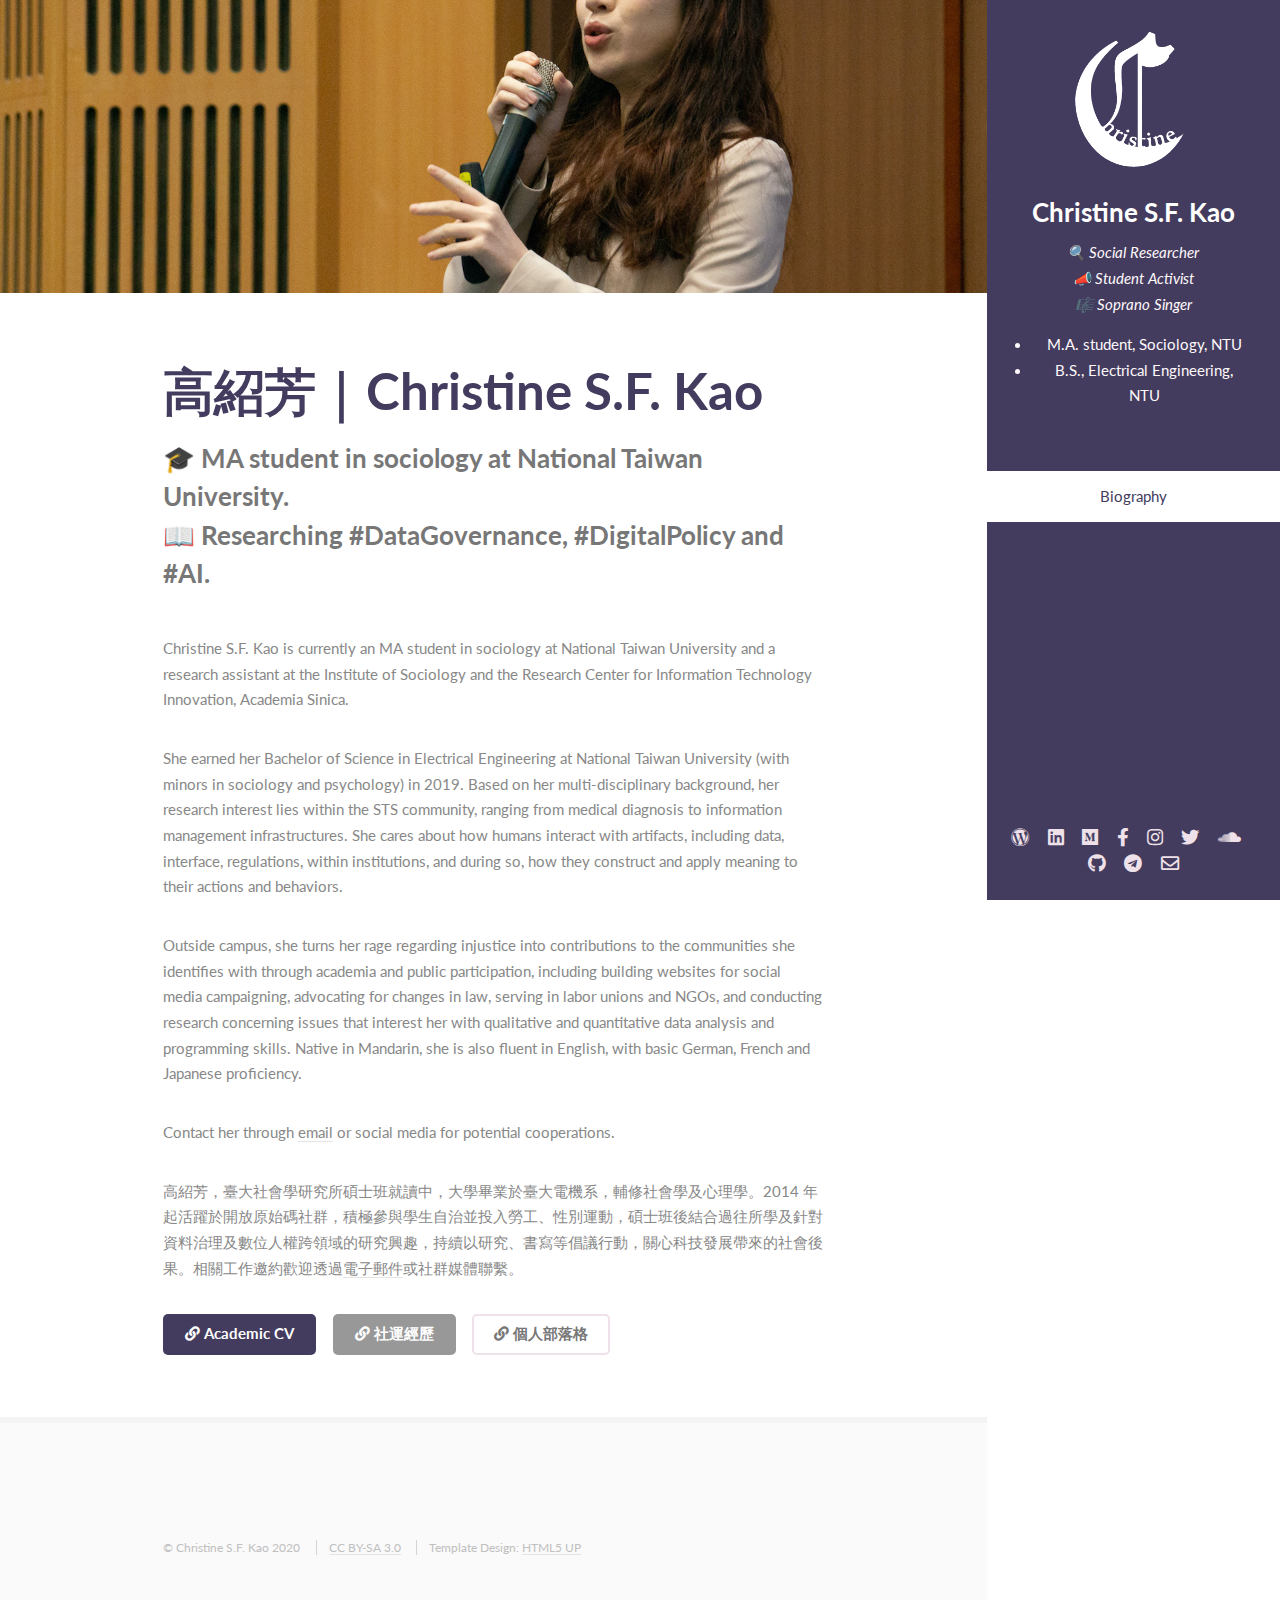
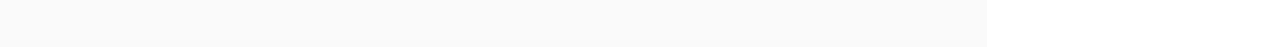
<file: index.html>
<!DOCTYPE HTML>
<!--
	高紹芳 Christine Shao-Fang Kao's Webpage, 2020, under CC-BY-SA 3.0
	Template by HTML5 UP html5up.net
-->
<html>
<link rel="shortcut icon" type="image" href="images/favicon.ico"/>
	<head>
		<title>高紹芳 | Christine S.F. Kao</title>
		<meta charset="utf-8" />
		<meta name="viewport" content="width=device-width, initial-scale=1, user-scalable=no" />
		<meta property="og:url" content="https://christinesfkao.tw" />
		<meta property="og:type"  content="website" />
		<meta property="og:title" content="高紹芳 Christine Shao-Fang Kao" />
		<meta property="og:description" content="🎓 MA student in sociology at National Taiwan University. Researching the potentials and dangers of #DataGovernance and the social impacts of #AI." />
		<meta property="og:image" content="images/avatar.jpg" />
		<link rel="stylesheet" href="assets/css/main.css" />
	</head>
	<body class="is-preload">

		<!-- Header -->
			<section id="header">
				<header>
					<span class="image avatar"><img src="images/avatar.jpg" alt="" /></span>
					<h1 id="logo"><a href="#">Christine S.F. Kao</a></h1>
					<p>🔍 Social Researcher</br>
					📣 Student Activist</br>
					🎼 Soprano Singer</p>
					<p>
						<ul>
							<li>M.A. student, Sociology, NTU</li>
							<li>B.S., Electrical Engineering, NTU</li>
						</ul>
					</p>
				</header>
				<nav id="nav">
					<ul>
						<li><a href="#one" class="active">Biography</a></li>
					<!--<li><a href="#two">Things I Can Do</a></li>
						<li><a href="#three">A Few Accomplishments</a></li>
						<li><a href="#four">Contact</a></li>
					</ul>-->
				</nav>
				<footer>
					<ul class="icons">
						<li><a href="https://blog.christinesfkao.tw" class="icon brands style2 fa-wordpress" target="_blank"><span class="label">Blog</span></a></li>	
						<li><a href="https://www.linkedin.com/in/christinesfkao/" class="icon brands style2 fa-linkedin" target="_blank"><span class="label">LinkedIn</span></a></li>
						<li><a href="https://medium.com/@christinesfkao" class="icon brands style2 fa-medium" target="_blank"><span class="label">Medium</span></a></li>
						<li><a href="https://fb.me/christinesfkao" class="icon brands style2 fa-facebook-f" target="_blank"><span class="label">Facebook</span></a></li>
						<li><a href="https://instagram.com/christinesfkao" class="icon brands style2 fa-instagram" target="_blank"><span class="label">Instagram</span></a></li>
						<li><a href="https://twitter.com/christinesfkao" class="icon brands style2 fa-twitter" target="_blank"><span class="label">Twitter</span></a></li>
						<li><a href="https://soundcloud.com/christinesfkao" class="icon brands style2 fa-soundcloud" target="_blank"><span class="label">SoundCloud</span></a></li>
						<li><a href="https://github.com/christinesfkao" class="icon brands style2 fa-github" target="_blank"><span class="label">Github</span></a></li>
						<li><a href="https://t.me/christinesfkao" class="icon brands style2 fa-telegram" target="_blank"><span class="label">Telegram</span></a></li>
						<li><a href="mailto:hi@christinesfkao.tw" class="icon style2 fa-envelope" target="_blank"><span class="label">Email</span></a></li>
					</ul>
				</footer>
			</section>

		<!-- Wrapper -->
			<div id="wrapper">

				<!-- Main -->
					<div id="main">

						<!-- One -->
							<section id="one">
								<div class="image main" data-position="center">
									<img src="images/banner.jpg" alt="" />
								</div>
								<div class="container">
									<header class="major">
										<h2><a href="https://christinesfkao.tw">高紹芳｜Christine S.F. Kao</a></h2>
										<p>🎓 MA student in sociology at National Taiwan University.<br />
										📖 Researching #DataGovernance, #DigitalPolicy and #AI.</p>
									</header>
									<p>Christine S.F. Kao is currently an MA student in sociology at National Taiwan University and a research assistant at the Institute of Sociology and the Research Center for Information Technology Innovation, Academia Sinica. </p>

									<p>She earned her Bachelor of Science in Electrical Engineering at National Taiwan University (with minors in sociology and psychology) in 2019. Based on her multi-disciplinary background, her research interest lies within the STS community, ranging from medical diagnosis to information management infrastructures. She cares about how humans interact with artifacts, including data, interface, regulations, within institutions, and during so, how they construct and apply meaning to their actions and behaviors. </p>

									<p>Outside campus, she turns her rage regarding injustice into contributions to the communities she identifies with through academia and public participation, including building websites for social media campaigning, advocating for changes in law, serving in labor unions and NGOs, and conducting research concerning issues that interest her with qualitative and quantitative data analysis and programming skills. Native in Mandarin, she is also fluent in English, with basic German, French and Japanese proficiency.</p>

									<p>Contact her through <a href="mailto:hi@christinesfkao.tw" target="_blank">email</a> or social media for potential cooperations.</p>

									<p>高紹芳，臺大社會學研究所碩士班就讀中，大學畢業於臺大電機系，輔修社會學及心理學。2014 年起活躍於開放原始碼社群，積極參與學生自治並投入勞工、性別運動，碩士班後結合過往所學及針對資料治理及數位人權跨領域的研究興趣，持續以研究、書寫等倡議行動，關心科技發展帶來的社會後果。相關工作邀約歡迎透過<a href="mailto:work@christinesfkao.tw" target="_blank">電子郵件</a>或社群媒體聯繫。</p>

									<div class="col-12">
										<ul class="actions">
											<li><a href="https://drive.google.com/open?id=1AZhoD5s5Pcygi9QeBMWiHIPcPAaH6oki" class="button primary" target="_blank"><i class="fa fa-link" aria-hidden="true"></i>  Academic CV</a></li>
											<li><a href="https://drive.google.com/open?id=1dFca57LfaDbtGTSPTTLYbQ7h0NgpaO-t" class="button" target="_blank"><i class="fa fa-link" aria-hidden="true"></i>  社運經歷</a></li>
											<li><a href="https://blog.christinesfkao.tw" class="button alt" target="_blank"><i class="fas fa-link"></i>  個人部落格</a></li>
										</ul>
									</div>
								</div>
							</section>

						<!-- Two -->
						<!--	<section id="two">
								<div class="container">
									<h3>Things I Can Do</h3>
									<p>Integer eu ante ornare amet commetus vestibulum blandit integer in curae ac faucibus integer non. Adipiscing cubilia elementum integer lorem ipsum dolor sit amet.</p>
									<ul class="feature-icons">
										<li class="icon solid fa-code">Write all the code</li>
										<li class="icon solid fa-cubes">Stack small boxes</li>
										<li class="icon solid fa-book">Read books and stuff</li>
										<li class="icon solid fa-coffee">Drink much coffee</li>
										<li class="icon solid fa-bolt">Lightning bolt</li>
										<li class="icon solid fa-users">Shadow clone technique</li>
									</ul>
								</div>
							</section>-->

						<!-- Three -->
						<!--	<section id="three">
								<div class="container">
									<h3>A Few Accomplishments</h3>
									<p>Integer eu ante ornare amet commetus vestibulum blandit integer in curae ac faucibus integer non. Adipiscing cubilia elementum integer. Integer eu ante ornare amet commetus.</p>
									<div class="features">
										<article>
											<a href="#" class="image"><img src="images/pic01.jpg" alt="" /></a>
											<div class="inner">
												<h4>Possibly broke spacetime</h4>
												<p>Integer eu ante ornare amet commetus vestibulum blandit integer in curae ac faucibus integer adipiscing ornare amet.</p>
											</div>
										</article>
										<article>
											<a href="#" class="image"><img src="images/pic02.jpg" alt="" /></a>
											<div class="inner">
												<h4>Terraformed a small moon</h4>
												<p>Integer eu ante ornare amet commetus vestibulum blandit integer in curae ac faucibus integer adipiscing ornare amet.</p>
											</div>
										</article>
										<article>
											<a href="#" class="image"><img src="images/pic03.jpg" alt="" /></a>
											<div class="inner">
												<h4>Snapped dark matter in the wild</h4>
												<p>Integer eu ante ornare amet commetus vestibulum blandit integer in curae ac faucibus integer adipiscing ornare amet.</p>
											</div>
										</article>
									</div>
								</div>
							</section>-->

						<!-- Four -->
						<!--
							<section id="four">
								<div class="container">
									<h3>Contact Me</h3>
									<p>Integer eu ante ornare amet commetus vestibulum blandit integer in curae ac faucibus integer non. Adipiscing cubilia elementum integer. Integer eu ante ornare amet commetus.</p>
									<form method="post" action="#">
										<div class="row gtr-uniform">
											<div class="col-6 col-12-xsmall"><input type="text" name="name" id="name" placeholder="Name" /></div>
											<div class="col-6 col-12-xsmall"><input type="email" name="email" id="email" placeholder="Email" /></div>
											<div class="col-12"><input type="text" name="subject" id="subject" placeholder="Subject" /></div>
											<div class="col-12"><textarea name="message" id="message" placeholder="Message" rows="6"></textarea></div>
											<div class="col-12">
												<ul class="actions">
													<li><input type="submit" class="primary" value="Send Message" /></li>
													<li><input type="reset" value="Reset Form" /></li>
												</ul>
											</div>
										</div>
									</form>
								</div>
							</section>
						-->

						<!-- Five -->
						<!--
							<section id="five">
								<div class="container">
									<h3>Elements</h3>

									<section>
										<h4>Text</h4>
										<p>This is <b>bold</b> and this is <strong>strong</strong>. This is <i>italic</i> and this is <em>emphasized</em>.
										This is <sup>superscript</sup> text and this is <sub>subscript</sub> text.
										This is <u>underlined</u> and this is code: <code>for (;;) { ... }</code>. Finally, <a href="#">this is a link</a>.</p>
										<hr />
										<header>
											<h4>Heading with a Subtitle</h4>
											<p>Lorem ipsum dolor sit amet nullam id egestas urna aliquam</p>
										</header>
										<p>Nunc lacinia ante nunc ac lobortis. Interdum adipiscing gravida odio porttitor sem non mi integer non faucibus ornare mi ut ante amet placerat aliquet. Volutpat eu sed ante lacinia sapien lorem accumsan varius montes viverra nibh in adipiscing blandit tempus accumsan.</p>
										<header>
											<h5>Heading with a Subtitle</h5>
											<p>Lorem ipsum dolor sit amet nullam id egestas urna aliquam</p>
										</header>
										<p>Nunc lacinia ante nunc ac lobortis. Interdum adipiscing gravida odio porttitor sem non mi integer non faucibus ornare mi ut ante amet placerat aliquet. Volutpat eu sed ante lacinia sapien lorem accumsan varius montes viverra nibh in adipiscing blandit tempus accumsan.</p>
										<hr />
										<h2>Heading Level 2</h2>
										<h3>Heading Level 3</h3>
										<h4>Heading Level 4</h4>
										<h5>Heading Level 5</h5>
										<h6>Heading Level 6</h6>
										<hr />
										<h5>Blockquote</h5>
										<blockquote>Fringilla nisl. Donec accumsan interdum nisi, quis tincidunt felis sagittis eget tempus euismod. Vestibulum ante ipsum primis in faucibus vestibulum. Blandit adipiscing eu felis iaculis volutpat ac adipiscing accumsan faucibus. Vestibulum ante ipsum primis in faucibus lorem ipsum dolor sit amet nullam adipiscing eu felis.</blockquote>
										<h5>Preformatted</h5>
										<pre><code>i = 0;

while (!deck.isInOrder()) {
    print 'Iteration ' + i;
    deck.shuffle();
    i++;
}

print 'It took ' + i + ' iterations to sort the deck.';</code></pre>
									</section>

									<section>
										<h4>Lists</h4>
										<div class="row">
											<div class="col-6 col-12-xsmall">
												<h5>Unordered</h5>
												<ul>
													<li>Dolor pulvinar etiam magna etiam.</li>
													<li>Sagittis adipiscing lorem eleifend.</li>
													<li>Felis enim feugiat dolore viverra.</li>
												</ul>
												<h5>Alternate</h5>
												<ul class="alt">
													<li>Dolor pulvinar etiam magna etiam.</li>
													<li>Sagittis adipiscing lorem eleifend.</li>
													<li>Felis enim feugiat dolore viverra.</li>
												</ul>
											</div>
											<div class="col-6 col-12-xsmall">
												<h5>Ordered</h5>
												<ol>
													<li>Dolor pulvinar etiam magna etiam.</li>
													<li>Etiam vel felis at lorem sed viverra.</li>
													<li>Felis enim feugiat dolore viverra.</li>
													<li>Dolor pulvinar etiam magna etiam.</li>
													<li>Etiam vel felis at lorem sed viverra.</li>
													<li>Felis enim feugiat dolore viverra.</li>
												</ol>
												<h5>Icons</h5>
												<ul class="icons">
													<li><a href="#" class="icon brands fa-twitter"><span class="label">Twitter</span></a></li>
													<li><a href="#" class="icon brands fa-facebook-f"><span class="label">Facebook</span></a></li>
													<li><a href="#" class="icon brands fa-instagram"><span class="label">Instagram</span></a></li>
													<li><a href="#" class="icon brands fa-github"><span class="label">Github</span></a></li>
													<li><a href="#" class="icon brands fa-dribbble"><span class="label">Dribbble</span></a></li>
													<li><a href="#" class="icon brands fa-tumblr"><span class="label">Tumblr</span></a></li>
												</ul>
											</div>
										</div>
										<h5>Actions</h5>
										<ul class="actions">
											<li><a href="#" class="button primary">Default</a></li>
											<li><a href="#" class="button">Default</a></li>
											<li><a href="#" class="button alt">Default</a></li>
										</ul>
										<ul class="actions small">
											<li><a href="#" class="button primary small">Small</a></li>
											<li><a href="#" class="button small">Small</a></li>
											<li><a href="#" class="button alt small">Small</a></li>
										</ul>
										<div class="row">
											<div class="col-3 col-6-medium col-12-xsmall">
												<ul class="actions stacked">
													<li><a href="#" class="button primary">Default</a></li>
													<li><a href="#" class="button">Default</a></li>
													<li><a href="#" class="button alt">Default</a></li>
												</ul>
											</div>
											<div class="col-3 col-6 col-12-xsmall">
												<ul class="actions stacked">
													<li><a href="#" class="button primary small">Small</a></li>
													<li><a href="#" class="button small">Small</a></li>
													<li><a href="#" class="button alt small">Small</a></li>
												</ul>
											</div>
											<div class="col-3 col-6-medium col-12-xsmall">
												<ul class="actions stacked">
													<li><a href="#" class="button primary fit">Default</a></li>
													<li><a href="#" class="button fit">Default</a></li>
													<li><a href="#" class="button alt fit">Default</a></li>
												</ul>
											</div>
											<div class="col-3 col-6-medium col-12-xsmall">
												<ul class="actions stacked">
													<li><a href="#" class="button primary small fit">Small</a></li>
													<li><a href="#" class="button small fit">Small</a></li>
													<li><a href="#" class="button alt small fit">Small</a></li>
												</ul>
											</div>
										</div>
									</section>

									<section>
										<h4>Table</h4>
										<h5>Default</h5>
										<div class="table-wrapper">
											<table>
												<thead>
													<tr>
														<th>Name</th>
														<th>Description</th>
														<th>Price</th>
													</tr>
												</thead>
												<tbody>
													<tr>
														<td>Item One</td>
														<td>Ante turpis integer aliquet porttitor.</td>
														<td>29.99</td>
													</tr>
													<tr>
														<td>Item Two</td>
														<td>Vis ac commodo adipiscing arcu aliquet.</td>
														<td>19.99</td>
													</tr>
													<tr>
														<td>Item Three</td>
														<td> Morbi faucibus arcu accumsan lorem.</td>
														<td>29.99</td>
													</tr>
													<tr>
														<td>Item Four</td>
														<td>Vitae integer tempus condimentum.</td>
														<td>19.99</td>
													</tr>
													<tr>
														<td>Item Five</td>
														<td>Ante turpis integer aliquet porttitor.</td>
														<td>29.99</td>
													</tr>
												</tbody>
												<tfoot>
													<tr>
														<td colspan="2"></td>
														<td>100.00</td>
													</tr>
												</tfoot>
											</table>
										</div>

										<h5>Alternate</h5>
										<div class="table-wrapper">
											<table class="alt">
												<thead>
													<tr>
														<th>Name</th>
														<th>Description</th>
														<th>Price</th>
													</tr>
												</thead>
												<tbody>
													<tr>
														<td>Item One</td>
														<td>Ante turpis integer aliquet porttitor.</td>
														<td>29.99</td>
													</tr>
													<tr>
														<td>Item Two</td>
														<td>Vis ac commodo adipiscing arcu aliquet.</td>
														<td>19.99</td>
													</tr>
													<tr>
														<td>Item Three</td>
														<td> Morbi faucibus arcu accumsan lorem.</td>
														<td>29.99</td>
													</tr>
													<tr>
														<td>Item Four</td>
														<td>Vitae integer tempus condimentum.</td>
														<td>19.99</td>
													</tr>
													<tr>
														<td>Item Five</td>
														<td>Ante turpis integer aliquet porttitor.</td>
														<td>29.99</td>
													</tr>
												</tbody>
												<tfoot>
													<tr>
														<td colspan="2"></td>
														<td>100.00</td>
													</tr>
												</tfoot>
											</table>
										</div>
									</section>

									<section>
										<h4>Buttons</h4>
										<ul class="actions">
											<li><a href="#" class="button primary">Primary</a></li>
											<li><a href="#" class="button">Default</a></li>
											<li><a href="#" class="button alt">Alternate</a></li>
										</ul>
										<ul class="actions">
											<li><a href="#" class="button primary large">Large</a></li>
											<li><a href="#" class="button">Default</a></li>
											<li><a href="#" class="button alt small">Small</a></li>
										</ul>
										<ul class="actions fit">
											<li><a href="#" class="button primary fit">Fit</a></li>
											<li><a href="#" class="button fit">Fit</a></li>
											<li><a href="#" class="button alt fit">Fit</a></li>
										</ul>
										<ul class="actions fit small">
											<li><a href="#" class="button primary fit small">Fit + Small</a></li>
											<li><a href="#" class="button fit small">Fit + Small</a></li>
											<li><a href="#" class="button alt fit small">Fit + Small</a></li>
										</ul>
										<ul class="actions">
											<li><a href="#" class="button primary icon solid fa-download">Icon</a></li>
											<li><a href="#" class="button icon solid fa-download">Icon</a></li>
											<li><a href="#" class="button alt icon solid fa-check">Icon</a></li>
										</ul>
										<ul class="actions">
											<li><span class="button primary disabled">Primary</span></li>
											<li><span class="button disabled">Default</span></li>
											<li><span class="button alt disabled">Alternate</span></li>
										</ul>
									</section>

									<section>
										<h4>Form</h4>
										<form method="post" action="#">
											<div class="row gtr-uniform">
												<div class="col-6 col-12-xsmall">
													<input type="text" name="demo-name" id="demo-name" value="" placeholder="Name" />
												</div>
												<div class="col-6 col-12-xsmall">
													<input type="email" name="demo-email" id="demo-email" value="" placeholder="Email" />
												</div>
												<div class="col-12">
													<select name="demo-category" id="demo-category">
														<option value="">- Category -</option>
														<option value="1">Manufacturing</option>
														<option value="1">Shipping</option>
														<option value="1">Administration</option>
														<option value="1">Human Resources</option>
													</select>
												</div>
												<div class="col-4 col-12-medium">
													<input type="radio" id="demo-priority-low" name="demo-priority" checked>
													<label for="demo-priority-low">Low Priority</label>
												</div>
												<div class="col-4 col-12-medium">
													<input type="radio" id="demo-priority-normal" name="demo-priority">
													<label for="demo-priority-normal">Normal Priority</label>
												</div>
												<div class="col-4 col-12-medium">
													<input type="radio" id="demo-priority-high" name="demo-priority">
													<label for="demo-priority-high">High Priority</label>
												</div>
												<div class="col-6 col-12-medium">
													<input type="checkbox" id="demo-copy" name="demo-copy">
													<label for="demo-copy">Email me a copy of this message</label>
												</div>
												<div class="col-6 col-12-medium">
													<input type="checkbox" id="demo-human" name="demo-human" checked>
													<label for="demo-human">I am a human and not a robot</label>
												</div>
												<div class="col-12">
													<textarea name="demo-message" id="demo-message" placeholder="Enter your message" rows="6"></textarea>
												</div>
												<div class="col-12">
													<ul class="actions">
														<li><input type="submit" value="Send Message" /></li>
														<li><input type="reset" value="Reset" class="alt" /></li>
													</ul>
												</div>
											</div>
										</form>
									</section>

									<section>
										<h4>Image</h4>
										<h5>Fit</h5>
										<span class="image fit"><img src="images/banner.jpg" alt="" /></span>
										<div class="box alt">
											<div class="row gtr-50 gtr-uniform">
												<div class="col-4"><span class="image fit"><img src="images/pic01.jpg" alt="" /></span></div>
												<div class="col-4"><span class="image fit"><img src="images/pic02.jpg" alt="" /></span></div>
												<div class="col-4"><span class="image fit"><img src="images/pic03.jpg" alt="" /></span></div>
												<div class="col-4"><span class="image fit"><img src="images/pic02.jpg" alt="" /></span></div>
												<div class="col-4"><span class="image fit"><img src="images/pic03.jpg" alt="" /></span></div>
												<div class="col-4"><span class="image fit"><img src="images/pic01.jpg" alt="" /></span></div>
												<div class="col-4"><span class="image fit"><img src="images/pic03.jpg" alt="" /></span></div>
												<div class="col-4"><span class="image fit"><img src="images/pic01.jpg" alt="" /></span></div>
												<div class="col-4"><span class="image fit"><img src="images/pic02.jpg" alt="" /></span></div>
											</div>
										</div>
										<h5>Left &amp; Right</h5>
										<p><span class="image left"><img src="images/avatar.jpg" alt="" /></span>Fringilla nisl. Donec accumsan interdum nisi, quis tincidunt felis sagittis eget. tempus euismod. Vestibulum ante ipsum primis in faucibus vestibulum. Blandit adipiscing eu felis iaculis volutpat ac adipiscing accumsan eu faucibus. Integer ac pellentesque praesent tincidunt felis sagittis eget. tempus euismod. Vestibulum ante ipsum primis in faucibus vestibulum. Blandit adipiscing eu felis iaculis volutpat ac adipiscing accumsan eu faucibus. Integer ac pellentesque praesent. Donec accumsan interdum nisi, quis tincidunt felis sagittis eget. tempus euismod. Vestibulum ante ipsum primis in faucibus vestibulum. Blandit adipiscing eu felis iaculis volutpat ac adipiscing accumsan eu faucibus. Integer ac pellentesque praesent tincidunt felis sagittis eget. tempus euismod. Vestibulum ante ipsum primis in faucibus vestibulum. Blandit adipiscing eu felis iaculis volutpat ac adipiscing accumsan eu faucibus. Integer ac pellentesque praesent.</p>
										<p><span class="image right"><img src="images/avatar.jpg" alt="" /></span>Fringilla nisl. Donec accumsan interdum nisi, quis tincidunt felis sagittis eget. tempus euismod. Vestibulum ante ipsum primis in faucibus vestibulum. Blandit adipiscing eu felis iaculis volutpat ac adipiscing accumsan eu faucibus. Integer ac pellentesque praesent tincidunt felis sagittis eget. tempus euismod. Vestibulum ante ipsum primis in faucibus vestibulum. Blandit adipiscing eu felis iaculis volutpat ac adipiscing accumsan eu faucibus. Integer ac pellentesque praesent. Donec accumsan interdum nisi, quis tincidunt felis sagittis eget. tempus euismod. Vestibulum ante ipsum primis in faucibus vestibulum. Blandit adipiscing eu felis iaculis volutpat ac adipiscing accumsan eu faucibus. Integer ac pellentesque praesent tincidunt felis sagittis eget. tempus euismod. Vestibulum ante ipsum primis in faucibus vestibulum. Blandit adipiscing eu felis iaculis volutpat ac adipiscing accumsan eu faucibus. Integer ac pellentesque praesent.</p>
									</section>

								</div>
							</section>
						

					</div>
-->
				<!-- Footer -->
					<section id="footer">
						<div class="container">
							<ul class="copyright">
								<li>&copy; Christine S.F. Kao 2020</li>
								<li><a href="https://creativecommons.org/licenses/by-sa/3.0/" target="_blank">CC BY-SA 3.0</a></li>
								<li>Template Design: <a href="https://html5up.net/" target="_blank">HTML5 UP</a></li>
							</ul>
						</div>
					</section>

			</div>

		<!-- Scripts -->
			<script src="assets/js/jquery.min.js"></script>
			<script src="assets/js/jquery.scrollex.min.js"></script>
			<script src="assets/js/jquery.scrolly.min.js"></script>
			<script src="assets/js/browser.min.js"></script>
			<script src="assets/js/breakpoints.min.js"></script>
			<script src="assets/js/util.js"></script>
			<script src="assets/js/main.js"></script>
			<script>
				(function(i,s,o,g,r,a,m){i['GoogleAnalyticsObject']=r;i[r]=i[r]||function(){
				(i[r].q=i[r].q||[]).push(arguments)},i[r].l=1*new Date();a=s.createElement(o),
				m=s.getElementsByTagName(o)[0];a.async=1;a.src=g;m.parentNode.insertBefore(a,m)
				})(window,document,'script','//www.google-analytics.com/analytics.js','ga');

				ga('create', 'UA-55225248-3', 'auto');
				ga('send', 'pageview');
			</script>

	</body>
</html>
</file>
<file: assets/css/main.css>
@import url("fontawesome-all.min.css");
@import url("https://fonts.googleapis.com/css?family=Lato:400,400italic,700,700italic|Source+Code+Pro:400");

/*
	Read Only by HTML5 UP
	html5up.net | @ajlkn
	Free for personal and commercial use under the CCA 3.0 license (html5up.net/license)
*/

html, body, div, span, applet, object,
iframe, h1, h2, h3, h4, h5, h6, p, blockquote,
pre, a, abbr, acronym, address, big, cite,
code, del, dfn, em, img, ins, kbd, q, s, samp,
small, strike, strong, sub, sup, tt, var, b,
u, i, center, dl, dt, dd, ol, ul, li, fieldset,
form, label, legend, table, caption, tbody,
tfoot, thead, tr, th, td, article, aside,
canvas, details, embed, figure, figcaption,
footer, header, hgroup, menu, nav, output, ruby,
section, summary, time, mark, audio, video {
	margin: 0;
	padding: 0;
	border: 0;
	font-size: 100%;
	font: inherit;
	vertical-align: baseline;}

article, aside, details, figcaption, figure,
footer, header, hgroup, menu, nav, section {
	display: block;}

body {
	line-height: 1;
}

ol, ul {
	list-style: none;
}

blockquote, q {
	quotes: none;
}

	blockquote:before, blockquote:after, q:before, q:after {
		content: '';
		content: none;
	}

table {
	border-collapse: collapse;
	border-spacing: 0;
}

body {
	-webkit-text-size-adjust: none;
}

mark {
	background-color: transparent;
	color: inherit;
}

input::-moz-focus-inner {
	border: 0;
	padding: 0;
}

input, select, textarea {
	-moz-appearance: none;
	-webkit-appearance: none;
	-ms-appearance: none;
	appearance: none;
}

/* Basic */

	html {
		box-sizing: border-box;
	}

	*, *:before, *:after {
		box-sizing: inherit;
	}

	body {
		background: #fff;
	}

		body.is-preload *, body.is-preload *:before, body.is-preload *:after {
			-moz-animation: none !important;
			-webkit-animation: none !important;
			-ms-animation: none !important;
			animation: none !important;
			-moz-transition: none !important;
			-webkit-transition: none !important;
			-ms-transition: none !important;
			transition: none !important;
		}

	body, input, select, textarea {
		color: #888;
		font-family: "Lato", sans-serif;
		font-size: 16pt;
		font-weight: 400;
		line-height: 1.75em;
	}

	a {
		-moz-transition: color 0.2s ease-in-out, border-color 0.2s ease-in-out;
		-webkit-transition: color 0.2s ease-in-out, border-color 0.2s ease-in-out;
		-ms-transition: color 0.2s ease-in-out, border-color 0.2s ease-in-out;
		transition: color 0.2s ease-in-out, border-color 0.2s ease-in-out;
		border-bottom: solid 1px #e4e4e4;
		color: inherit;
		text-decoration: none;
	}

		a:hover {
			border-bottom-color: transparent;
			color: #433C5E !important;
		}

	strong, b {
		color: #777;
		font-weight: 700;
	}

	em, i {
		font-style: italic;
	}

	p {
		margin: 0 0 2.25em 0;
	}

	h1, h2, h3, h4, h5, h6 {
		color: #777;
		font-weight: 700;
		line-height: 1em;
		margin: 0 0 0.5625em 0;
	}

		h1 a, h2 a, h3 a, h4 a, h5 a, h6 a {
			border: 0;
			color: inherit;
			text-decoration: none;
		}

	h2 {
		font-size: 2em;
		line-height: 1.5em;
	}

	h3 {
		font-size: 1.75em;
		line-height: 1.5em;
	}

	h4 {
		font-size: 1.25em;
		line-height: 1.5em;
	}

	h5 {
		font-size: 0.9em;
		line-height: 1.5em;
	}

	h6 {
		font-size: 0.7em;
		line-height: 1.5em;
	}

	sub {
		font-size: 0.8em;
		position: relative;
		top: 0.5em;
	}

	sup {
		font-size: 0.8em;
		position: relative;
		top: -0.5em;
	}

	hr {
		border: 0;
		border-bottom: solid 2px #f4f4f4;
		margin: 2.25em 0;
	}

		hr.major {
			margin: 3.375em 0;
		}

	blockquote {
		border-left: solid 8px #e4e4e4;
		font-style: italic;
		margin: 0 0 2.25em 0;
		padding: 0.5em 0 0.5em 2em;
	}

	code {
		background: #555;
		border-radius: 5px;
		color: #fff;
		font-family: "Source Code Pro", monospace;
		font-size: 0.9em;
		margin: 0 0.25em;
		padding: 0.25em 0.65em;
	}

	pre {
		font-family: "Source Code Pro", monospace;
		font-size: 0.9em;
		margin: 0 0 2.25em 0;
	}

		pre code {
			-webkit-overflow-scrolling: touch;
			display: block;
			line-height: 1.5em;
			overflow-x: auto;
			padding: 1em 1.5em;
		}

	.align-left {
		text-align: left;
	}

	.align-center {
		text-align: center;
	}

	.align-right {
		text-align: right;
	}

/* Row */

	.row {
		display: flex;
		flex-wrap: wrap;
		box-sizing: border-box;
		align-items: stretch;
	}

		.row > * {
			box-sizing: border-box;
		}

		.row.gtr-uniform > * > :last-child {
			margin-bottom: 0;
		}

		.row.aln-left {
			justify-content: flex-start;
		}

		.row.aln-center {
			justify-content: center;
		}

		.row.aln-right {
			justify-content: flex-end;
		}

		.row.aln-top {
			align-items: flex-start;
		}

		.row.aln-middle {
			align-items: center;
		}

		.row.aln-bottom {
			align-items: flex-end;
		}

		.row > .imp {
			order: -1;
		}

		.row > .col-1 {
			width: 8.33333%;
		}

		.row > .off-1 {
			margin-left: 8.33333%;
		}

		.row > .col-2 {
			width: 16.66667%;
		}

		.row > .off-2 {
			margin-left: 16.66667%;
		}

		.row > .col-3 {
			width: 25%;
		}

		.row > .off-3 {
			margin-left: 25%;
		}

		.row > .col-4 {
			width: 33.33333%;
		}

		.row > .off-4 {
			margin-left: 33.33333%;
		}

		.row > .col-5 {
			width: 41.66667%;
		}

		.row > .off-5 {
			margin-left: 41.66667%;
		}

		.row > .col-6 {
			width: 50%;
		}

		.row > .off-6 {
			margin-left: 50%;
		}

		.row > .col-7 {
			width: 58.33333%;
		}

		.row > .off-7 {
			margin-left: 58.33333%;
		}

		.row > .col-8 {
			width: 66.66667%;
		}

		.row > .off-8 {
			margin-left: 66.66667%;
		}

		.row > .col-9 {
			width: 75%;
		}

		.row > .off-9 {
			margin-left: 75%;
		}

		.row > .col-10 {
			width: 83.33333%;
		}

		.row > .off-10 {
			margin-left: 83.33333%;
		}

		.row > .col-11 {
			width: 91.66667%;
		}

		.row > .off-11 {
			margin-left: 91.66667%;
		}

		.row > .col-12 {
			width: 100%;
		}

		.row > .off-12 {
			margin-left: 100%;
		}

		.row.gtr-0 {
			margin-top: 0;
			margin-left: 0em;
		}

			.row.gtr-0 > * {
				padding: 0 0 0 0em;
			}

			.row.gtr-0.gtr-uniform {
				margin-top: 0em;
			}

				.row.gtr-0.gtr-uniform > * {
					padding-top: 0em;
				}

		.row.gtr-25 {
			margin-top: 0;
			margin-left: -0.5em;
		}

			.row.gtr-25 > * {
				padding: 0 0 0 0.5em;
			}

			.row.gtr-25.gtr-uniform {
				margin-top: -0.5em;
			}

				.row.gtr-25.gtr-uniform > * {
					padding-top: 0.5em;
				}

		.row.gtr-50 {
			margin-top: 0;
			margin-left: -1em;
		}

			.row.gtr-50 > * {
				padding: 0 0 0 1em;
			}

			.row.gtr-50.gtr-uniform {
				margin-top: -1em;
			}

				.row.gtr-50.gtr-uniform > * {
					padding-top: 1em;
				}

		.row {
			margin-top: 0;
			margin-left: -2em;
		}

			.row > * {
				padding: 0 0 0 2em;
			}

			.row.gtr-uniform {
				margin-top: -2em;
			}

				.row.gtr-uniform > * {
					padding-top: 2em;
				}

		.row.gtr-150 {
			margin-top: 0;
			margin-left: -3em;
		}

			.row.gtr-150 > * {
				padding: 0 0 0 3em;
			}

			.row.gtr-150.gtr-uniform {
				margin-top: -3em;
			}

				.row.gtr-150.gtr-uniform > * {
					padding-top: 3em;
				}

		.row.gtr-200 {
			margin-top: 0;
			margin-left: -4em;
		}

			.row.gtr-200 > * {
				padding: 0 0 0 4em;
			}

			.row.gtr-200.gtr-uniform {
				margin-top: -4em;
			}

				.row.gtr-200.gtr-uniform > * {
					padding-top: 4em;
				}

		@media screen and (max-width: 1680px) {

			.row {
				display: flex;
				flex-wrap: wrap;
				box-sizing: border-box;
				align-items: stretch;
			}

				.row > * {
					box-sizing: border-box;
				}

				.row.gtr-uniform > * > :last-child {
					margin-bottom: 0;
				}

				.row.aln-left {
					justify-content: flex-start;
				}

				.row.aln-center {
					justify-content: center;
				}

				.row.aln-right {
					justify-content: flex-end;
				}

				.row.aln-top {
					align-items: flex-start;
				}

				.row.aln-middle {
					align-items: center;
				}

				.row.aln-bottom {
					align-items: flex-end;
				}

				.row > .imp-xlarge {
					order: -1;
				}

				.row > .col-1-xlarge {
					width: 8.33333%;
				}

				.row > .off-1-xlarge {
					margin-left: 8.33333%;
				}

				.row > .col-2-xlarge {
					width: 16.66667%;
				}

				.row > .off-2-xlarge {
					margin-left: 16.66667%;
				}

				.row > .col-3-xlarge {
					width: 25%;
				}

				.row > .off-3-xlarge {
					margin-left: 25%;
				}

				.row > .col-4-xlarge {
					width: 33.33333%;
				}

				.row > .off-4-xlarge {
					margin-left: 33.33333%;
				}

				.row > .col-5-xlarge {
					width: 41.66667%;
				}

				.row > .off-5-xlarge {
					margin-left: 41.66667%;
				}

				.row > .col-6-xlarge {
					width: 50%;
				}

				.row > .off-6-xlarge {
					margin-left: 50%;
				}

				.row > .col-7-xlarge {
					width: 58.33333%;
				}

				.row > .off-7-xlarge {
					margin-left: 58.33333%;
				}

				.row > .col-8-xlarge {
					width: 66.66667%;
				}

				.row > .off-8-xlarge {
					margin-left: 66.66667%;
				}

				.row > .col-9-xlarge {
					width: 75%;
				}

				.row > .off-9-xlarge {
					margin-left: 75%;
				}

				.row > .col-10-xlarge {
					width: 83.33333%;
				}

				.row > .off-10-xlarge {
					margin-left: 83.33333%;
				}

				.row > .col-11-xlarge {
					width: 91.66667%;
				}

				.row > .off-11-xlarge {
					margin-left: 91.66667%;
				}

				.row > .col-12-xlarge {
					width: 100%;
				}

				.row > .off-12-xlarge {
					margin-left: 100%;
				}

				.row.gtr-0 {
					margin-top: 0;
					margin-left: 0em;
				}

					.row.gtr-0 > * {
						padding: 0 0 0 0em;
					}

					.row.gtr-0.gtr-uniform {
						margin-top: 0em;
					}

						.row.gtr-0.gtr-uniform > * {
							padding-top: 0em;
						}

				.row.gtr-25 {
					margin-top: 0;
					margin-left: -0.5em;
				}

					.row.gtr-25 > * {
						padding: 0 0 0 0.5em;
					}

					.row.gtr-25.gtr-uniform {
						margin-top: -0.5em;
					}

						.row.gtr-25.gtr-uniform > * {
							padding-top: 0.5em;
						}

				.row.gtr-50 {
					margin-top: 0;
					margin-left: -1em;
				}

					.row.gtr-50 > * {
						padding: 0 0 0 1em;
					}

					.row.gtr-50.gtr-uniform {
						margin-top: -1em;
					}

						.row.gtr-50.gtr-uniform > * {
							padding-top: 1em;
						}

				.row {
					margin-top: 0;
					margin-left: -2em;
				}

					.row > * {
						padding: 0 0 0 2em;
					}

					.row.gtr-uniform {
						margin-top: -2em;
					}

						.row.gtr-uniform > * {
							padding-top: 2em;
						}

				.row.gtr-150 {
					margin-top: 0;
					margin-left: -3em;
				}

					.row.gtr-150 > * {
						padding: 0 0 0 3em;
					}

					.row.gtr-150.gtr-uniform {
						margin-top: -3em;
					}

						.row.gtr-150.gtr-uniform > * {
							padding-top: 3em;
						}

				.row.gtr-200 {
					margin-top: 0;
					margin-left: -4em;
				}

					.row.gtr-200 > * {
						padding: 0 0 0 4em;
					}

					.row.gtr-200.gtr-uniform {
						margin-top: -4em;
					}

						.row.gtr-200.gtr-uniform > * {
							padding-top: 4em;
						}

		}

		@media screen and (max-width: 1280px) {

			.row {
				display: flex;
				flex-wrap: wrap;
				box-sizing: border-box;
				align-items: stretch;
			}

				.row > * {
					box-sizing: border-box;
				}

				.row.gtr-uniform > * > :last-child {
					margin-bottom: 0;
				}

				.row.aln-left {
					justify-content: flex-start;
				}

				.row.aln-center {
					justify-content: center;
				}

				.row.aln-right {
					justify-content: flex-end;
				}

				.row.aln-top {
					align-items: flex-start;
				}

				.row.aln-middle {
					align-items: center;
				}

				.row.aln-bottom {
					align-items: flex-end;
				}

				.row > .imp-large {
					order: -1;
				}

				.row > .col-1-large {
					width: 8.33333%;
				}

				.row > .off-1-large {
					margin-left: 8.33333%;
				}

				.row > .col-2-large {
					width: 16.66667%;
				}

				.row > .off-2-large {
					margin-left: 16.66667%;
				}

				.row > .col-3-large {
					width: 25%;
				}

				.row > .off-3-large {
					margin-left: 25%;
				}

				.row > .col-4-large {
					width: 33.33333%;
				}

				.row > .off-4-large {
					margin-left: 33.33333%;
				}

				.row > .col-5-large {
					width: 41.66667%;
				}

				.row > .off-5-large {
					margin-left: 41.66667%;
				}

				.row > .col-6-large {
					width: 50%;
				}

				.row > .off-6-large {
					margin-left: 50%;
				}

				.row > .col-7-large {
					width: 58.33333%;
				}

				.row > .off-7-large {
					margin-left: 58.33333%;
				}

				.row > .col-8-large {
					width: 66.66667%;
				}

				.row > .off-8-large {
					margin-left: 66.66667%;
				}

				.row > .col-9-large {
					width: 75%;
				}

				.row > .off-9-large {
					margin-left: 75%;
				}

				.row > .col-10-large {
					width: 83.33333%;
				}

				.row > .off-10-large {
					margin-left: 83.33333%;
				}

				.row > .col-11-large {
					width: 91.66667%;
				}

				.row > .off-11-large {
					margin-left: 91.66667%;
				}

				.row > .col-12-large {
					width: 100%;
				}

				.row > .off-12-large {
					margin-left: 100%;
				}

				.row.gtr-0 {
					margin-top: 0;
					margin-left: 0em;
				}

					.row.gtr-0 > * {
						padding: 0 0 0 0em;
					}

					.row.gtr-0.gtr-uniform {
						margin-top: 0em;
					}

						.row.gtr-0.gtr-uniform > * {
							padding-top: 0em;
						}

				.row.gtr-25 {
					margin-top: 0;
					margin-left: -0.375em;
				}

					.row.gtr-25 > * {
						padding: 0 0 0 0.375em;
					}

					.row.gtr-25.gtr-uniform {
						margin-top: -0.375em;
					}

						.row.gtr-25.gtr-uniform > * {
							padding-top: 0.375em;
						}

				.row.gtr-50 {
					margin-top: 0;
					margin-left: -0.75em;
				}

					.row.gtr-50 > * {
						padding: 0 0 0 0.75em;
					}

					.row.gtr-50.gtr-uniform {
						margin-top: -0.75em;
					}

						.row.gtr-50.gtr-uniform > * {
							padding-top: 0.75em;
						}

				.row {
					margin-top: 0;
					margin-left: -1.5em;
				}

					.row > * {
						padding: 0 0 0 1.5em;
					}

					.row.gtr-uniform {
						margin-top: -1.5em;
					}

						.row.gtr-uniform > * {
							padding-top: 1.5em;
						}

				.row.gtr-150 {
					margin-top: 0;
					margin-left: -2.25em;
				}

					.row.gtr-150 > * {
						padding: 0 0 0 2.25em;
					}

					.row.gtr-150.gtr-uniform {
						margin-top: -2.25em;
					}

						.row.gtr-150.gtr-uniform > * {
							padding-top: 2.25em;
						}

				.row.gtr-200 {
					margin-top: 0;
					margin-left: -3em;
				}

					.row.gtr-200 > * {
						padding: 0 0 0 3em;
					}

					.row.gtr-200.gtr-uniform {
						margin-top: -3em;
					}

						.row.gtr-200.gtr-uniform > * {
							padding-top: 3em;
						}

		}

		@media screen and (max-width: 1024px) {

			.row {
				display: flex;
				flex-wrap: wrap;
				box-sizing: border-box;
				align-items: stretch;
			}

				.row > * {
					box-sizing: border-box;
				}

				.row.gtr-uniform > * > :last-child {
					margin-bottom: 0;
				}

				.row.aln-left {
					justify-content: flex-start;
				}

				.row.aln-center {
					justify-content: center;
				}

				.row.aln-right {
					justify-content: flex-end;
				}

				.row.aln-top {
					align-items: flex-start;
				}

				.row.aln-middle {
					align-items: center;
				}

				.row.aln-bottom {
					align-items: flex-end;
				}

				.row > .imp-medium {
					order: -1;
				}

				.row > .col-1-medium {
					width: 8.33333%;
				}

				.row > .off-1-medium {
					margin-left: 8.33333%;
				}

				.row > .col-2-medium {
					width: 16.66667%;
				}

				.row > .off-2-medium {
					margin-left: 16.66667%;
				}

				.row > .col-3-medium {
					width: 25%;
				}

				.row > .off-3-medium {
					margin-left: 25%;
				}

				.row > .col-4-medium {
					width: 33.33333%;
				}

				.row > .off-4-medium {
					margin-left: 33.33333%;
				}

				.row > .col-5-medium {
					width: 41.66667%;
				}

				.row > .off-5-medium {
					margin-left: 41.66667%;
				}

				.row > .col-6-medium {
					width: 50%;
				}

				.row > .off-6-medium {
					margin-left: 50%;
				}

				.row > .col-7-medium {
					width: 58.33333%;
				}

				.row > .off-7-medium {
					margin-left: 58.33333%;
				}

				.row > .col-8-medium {
					width: 66.66667%;
				}

				.row > .off-8-medium {
					margin-left: 66.66667%;
				}

				.row > .col-9-medium {
					width: 75%;
				}

				.row > .off-9-medium {
					margin-left: 75%;
				}

				.row > .col-10-medium {
					width: 83.33333%;
				}

				.row > .off-10-medium {
					margin-left: 83.33333%;
				}

				.row > .col-11-medium {
					width: 91.66667%;
				}

				.row > .off-11-medium {
					margin-left: 91.66667%;
				}

				.row > .col-12-medium {
					width: 100%;
				}

				.row > .off-12-medium {
					margin-left: 100%;
				}

				.row.gtr-0 {
					margin-top: 0;
					margin-left: 0em;
				}

					.row.gtr-0 > * {
						padding: 0 0 0 0em;
					}

					.row.gtr-0.gtr-uniform {
						margin-top: 0em;
					}

						.row.gtr-0.gtr-uniform > * {
							padding-top: 0em;
						}

				.row.gtr-25 {
					margin-top: 0;
					margin-left: -0.375em;
				}

					.row.gtr-25 > * {
						padding: 0 0 0 0.375em;
					}

					.row.gtr-25.gtr-uniform {
						margin-top: -0.375em;
					}

						.row.gtr-25.gtr-uniform > * {
							padding-top: 0.375em;
						}

				.row.gtr-50 {
					margin-top: 0;
					margin-left: -0.75em;
				}

					.row.gtr-50 > * {
						padding: 0 0 0 0.75em;
					}

					.row.gtr-50.gtr-uniform {
						margin-top: -0.75em;
					}

						.row.gtr-50.gtr-uniform > * {
							padding-top: 0.75em;
						}

				.row {
					margin-top: 0;
					margin-left: -1.5em;
				}

					.row > * {
						padding: 0 0 0 1.5em;
					}

					.row.gtr-uniform {
						margin-top: -1.5em;
					}

						.row.gtr-uniform > * {
							padding-top: 1.5em;
						}

				.row.gtr-150 {
					margin-top: 0;
					margin-left: -2.25em;
				}

					.row.gtr-150 > * {
						padding: 0 0 0 2.25em;
					}

					.row.gtr-150.gtr-uniform {
						margin-top: -2.25em;
					}

						.row.gtr-150.gtr-uniform > * {
							padding-top: 2.25em;
						}

				.row.gtr-200 {
					margin-top: 0;
					margin-left: -3em;
				}

					.row.gtr-200 > * {
						padding: 0 0 0 3em;
					}

					.row.gtr-200.gtr-uniform {
						margin-top: -3em;
					}

						.row.gtr-200.gtr-uniform > * {
							padding-top: 3em;
						}

		}

		@media screen and (max-width: 736px) {

			.row {
				display: flex;
				flex-wrap: wrap;
				box-sizing: border-box;
				align-items: stretch;
			}

				.row > * {
					box-sizing: border-box;
				}

				.row.gtr-uniform > * > :last-child {
					margin-bottom: 0;
				}

				.row.aln-left {
					justify-content: flex-start;
				}

				.row.aln-center {
					justify-content: center;
				}

				.row.aln-right {
					justify-content: flex-end;
				}

				.row.aln-top {
					align-items: flex-start;
				}

				.row.aln-middle {
					align-items: center;
				}

				.row.aln-bottom {
					align-items: flex-end;
				}

				.row > .imp-small {
					order: -1;
				}

				.row > .col-1-small {
					width: 8.33333%;
				}

				.row > .off-1-small {
					margin-left: 8.33333%;
				}

				.row > .col-2-small {
					width: 16.66667%;
				}

				.row > .off-2-small {
					margin-left: 16.66667%;
				}

				.row > .col-3-small {
					width: 25%;
				}

				.row > .off-3-small {
					margin-left: 25%;
				}

				.row > .col-4-small {
					width: 33.33333%;
				}

				.row > .off-4-small {
					margin-left: 33.33333%;
				}

				.row > .col-5-small {
					width: 41.66667%;
				}

				.row > .off-5-small {
					margin-left: 41.66667%;
				}

				.row > .col-6-small {
					width: 50%;
				}

				.row > .off-6-small {
					margin-left: 50%;
				}

				.row > .col-7-small {
					width: 58.33333%;
				}

				.row > .off-7-small {
					margin-left: 58.33333%;
				}

				.row > .col-8-small {
					width: 66.66667%;
				}

				.row > .off-8-small {
					margin-left: 66.66667%;
				}

				.row > .col-9-small {
					width: 75%;
				}

				.row > .off-9-small {
					margin-left: 75%;
				}

				.row > .col-10-small {
					width: 83.33333%;
				}

				.row > .off-10-small {
					margin-left: 83.33333%;
				}

				.row > .col-11-small {
					width: 91.66667%;
				}

				.row > .off-11-small {
					margin-left: 91.66667%;
				}

				.row > .col-12-small {
					width: 100%;
				}

				.row > .off-12-small {
					margin-left: 100%;
				}

				.row.gtr-0 {
					margin-top: 0;
					margin-left: 0em;
				}

					.row.gtr-0 > * {
						padding: 0 0 0 0em;
					}

					.row.gtr-0.gtr-uniform {
						margin-top: 0em;
					}

						.row.gtr-0.gtr-uniform > * {
							padding-top: 0em;
						}

				.row.gtr-25 {
					margin-top: 0;
					margin-left: -0.3125em;
				}

					.row.gtr-25 > * {
						padding: 0 0 0 0.3125em;
					}

					.row.gtr-25.gtr-uniform {
						margin-top: -0.3125em;
					}

						.row.gtr-25.gtr-uniform > * {
							padding-top: 0.3125em;
						}

				.row.gtr-50 {
					margin-top: 0;
					margin-left: -0.625em;
				}

					.row.gtr-50 > * {
						padding: 0 0 0 0.625em;
					}

					.row.gtr-50.gtr-uniform {
						margin-top: -0.625em;
					}

						.row.gtr-50.gtr-uniform > * {
							padding-top: 0.625em;
						}

				.row {
					margin-top: 0;
					margin-left: -1.25em;
				}

					.row > * {
						padding: 0 0 0 1.25em;
					}

					.row.gtr-uniform {
						margin-top: -1.25em;
					}

						.row.gtr-uniform > * {
							padding-top: 1.25em;
						}

				.row.gtr-150 {
					margin-top: 0;
					margin-left: -1.875em;
				}

					.row.gtr-150 > * {
						padding: 0 0 0 1.875em;
					}

					.row.gtr-150.gtr-uniform {
						margin-top: -1.875em;
					}

						.row.gtr-150.gtr-uniform > * {
							padding-top: 1.875em;
						}

				.row.gtr-200 {
					margin-top: 0;
					margin-left: -2.5em;
				}

					.row.gtr-200 > * {
						padding: 0 0 0 2.5em;
					}

					.row.gtr-200.gtr-uniform {
						margin-top: -2.5em;
					}

						.row.gtr-200.gtr-uniform > * {
							padding-top: 2.5em;
						}

		}

		@media screen and (max-width: 480px) {

			.row {
				display: flex;
				flex-wrap: wrap;
				box-sizing: border-box;
				align-items: stretch;
			}

				.row > * {
					box-sizing: border-box;
				}

				.row.gtr-uniform > * > :last-child {
					margin-bottom: 0;
				}

				.row.aln-left {
					justify-content: flex-start;
				}

				.row.aln-center {
					justify-content: center;
				}

				.row.aln-right {
					justify-content: flex-end;
				}

				.row.aln-top {
					align-items: flex-start;
				}

				.row.aln-middle {
					align-items: center;
				}

				.row.aln-bottom {
					align-items: flex-end;
				}

				.row > .imp-xsmall {
					order: -1;
				}

				.row > .col-1-xsmall {
					width: 8.33333%;
				}

				.row > .off-1-xsmall {
					margin-left: 8.33333%;
				}

				.row > .col-2-xsmall {
					width: 16.66667%;
				}

				.row > .off-2-xsmall {
					margin-left: 16.66667%;
				}

				.row > .col-3-xsmall {
					width: 25%;
				}

				.row > .off-3-xsmall {
					margin-left: 25%;
				}

				.row > .col-4-xsmall {
					width: 33.33333%;
				}

				.row > .off-4-xsmall {
					margin-left: 33.33333%;
				}

				.row > .col-5-xsmall {
					width: 41.66667%;
				}

				.row > .off-5-xsmall {
					margin-left: 41.66667%;
				}

				.row > .col-6-xsmall {
					width: 50%;
				}

				.row > .off-6-xsmall {
					margin-left: 50%;
				}

				.row > .col-7-xsmall {
					width: 58.33333%;
				}

				.row > .off-7-xsmall {
					margin-left: 58.33333%;
				}

				.row > .col-8-xsmall {
					width: 66.66667%;
				}

				.row > .off-8-xsmall {
					margin-left: 66.66667%;
				}

				.row > .col-9-xsmall {
					width: 75%;
				}

				.row > .off-9-xsmall {
					margin-left: 75%;
				}

				.row > .col-10-xsmall {
					width: 83.33333%;
				}

				.row > .off-10-xsmall {
					margin-left: 83.33333%;
				}

				.row > .col-11-xsmall {
					width: 91.66667%;
				}

				.row > .off-11-xsmall {
					margin-left: 91.66667%;
				}

				.row > .col-12-xsmall {
					width: 100%;
				}

				.row > .off-12-xsmall {
					margin-left: 100%;
				}

				.row.gtr-0 {
					margin-top: 0;
					margin-left: 0em;
				}

					.row.gtr-0 > * {
						padding: 0 0 0 0em;
					}

					.row.gtr-0.gtr-uniform {
						margin-top: 0em;
					}

						.row.gtr-0.gtr-uniform > * {
							padding-top: 0em;
						}

				.row.gtr-25 {
					margin-top: 0;
					margin-left: -0.3125em;
				}

					.row.gtr-25 > * {
						padding: 0 0 0 0.3125em;
					}

					.row.gtr-25.gtr-uniform {
						margin-top: -0.3125em;
					}

						.row.gtr-25.gtr-uniform > * {
							padding-top: 0.3125em;
						}

				.row.gtr-50 {
					margin-top: 0;
					margin-left: -0.625em;
				}

					.row.gtr-50 > * {
						padding: 0 0 0 0.625em;
					}

					.row.gtr-50.gtr-uniform {
						margin-top: -0.625em;
					}

						.row.gtr-50.gtr-uniform > * {
							padding-top: 0.625em;
						}

				.row {
					margin-top: 0;
					margin-left: -1.25em;
				}

					.row > * {
						padding: 0 0 0 1.25em;
					}

					.row.gtr-uniform {
						margin-top: -1.25em;
					}

						.row.gtr-uniform > * {
							padding-top: 1.25em;
						}

				.row.gtr-150 {
					margin-top: 0;
					margin-left: -1.875em;
				}

					.row.gtr-150 > * {
						padding: 0 0 0 1.875em;
					}

					.row.gtr-150.gtr-uniform {
						margin-top: -1.875em;
					}

						.row.gtr-150.gtr-uniform > * {
							padding-top: 1.875em;
						}

				.row.gtr-200 {
					margin-top: 0;
					margin-left: -2.5em;
				}

					.row.gtr-200 > * {
						padding: 0 0 0 2.5em;
					}

					.row.gtr-200.gtr-uniform {
						margin-top: -2.5em;
					}

						.row.gtr-200.gtr-uniform > * {
							padding-top: 2.5em;
						}

		}

/* Container */

	.container {
		margin: 0 auto;
		max-width: calc(100% - 4.5em);
		width: 45em;
	}

		.container.xsmall {
			width: 11.25em;
		}

		.container.small {
			width: 22.5em;
		}

		.container.medium {
			width: 33.75em;
		}

		.container.large {
			width: 56.25em;
		}

		.container.xlarge {
			width: 67.5em;
		}

		.container.max {
			width: 100%;
		}

		@media screen and (max-width: 1024px) {

			.container {
				width: 100% !important;
			}

		}

		@media screen and (max-width: 480px) {

			.container {
				max-width: calc(100% - 3.375em);
			}

		}

/* Section/Article */

	section.special, article.special {
		text-align: center;
	}

	header p {
		color: #aaa;
		position: relative;
		margin: 0 0 1.6875em 0;
	}

	header h2 + p {
		font-size: 1.25em;
		margin-top: -0.5em;
		line-height: 1.5em;
	}

	header h3 + p {
		font-size: 1.1em;
		margin-top: -0.35em;
		line-height: 1.5em;
	}

	header h4 + p,
	header h5 + p,
	header h6 + p {
		font-size: 0.9em;
		margin-top: -0.25em;
		line-height: 1.5em;
	}

	header.major h2 {
		color: #433C5E;
		font-size: 3.5em;
	}

		header.major h2 + p {
			color: #777;
			font-size: 1.75em;
			font-weight: 700;
			margin-top: -0.75em;
		}

/* Form */

	form {
		margin: 0 0 2.25em 0;
	}

	label {
		color: #777;
		display: block;
		font-size: 0.9em;
		font-weight: 700;
		margin: 0 0 1.125em 0;
	}

	input::-moz-focus-inner {
		border: 0;
		padding: 0;
	}

	input[type="text"],
	input[type="password"],
	input[type="email"],
	select,
	textarea {
		-moz-appearance: none;
		-webkit-appearance: none;
		-ms-appearance: none;
		appearance: none;
		border-radius: 5px;
		border: none;
		border: solid 2px #e4e4e4;
		color: inherit;
		display: block;
		outline: 0;
		padding: 0 1em;
		text-decoration: none;
		width: 100%;
	}

		input[type="text"]:invalid,
		input[type="password"]:invalid,
		input[type="email"]:invalid,
		select:invalid,
		textarea:invalid {
			box-shadow: none;
		}

		input[type="text"]:focus,
		input[type="password"]:focus,
		input[type="email"]:focus,
		select:focus,
		textarea:focus {
			border-color: #433C5E;
		}

	select {
		background-image: url("data:image/svg+xml;charset=utf8,%3Csvg xmlns='http://www.w3.org/2000/svg' width='40' height='40' preserveAspectRatio='none' viewBox='0 0 40 40'%3E%3Cpath d='M9.4,12.3l10.4,10.4l10.4-10.4c0.2-0.2,0.5-0.4,0.9-0.4c0.3,0,0.6,0.1,0.9,0.4l3.3,3.3c0.2,0.2,0.4,0.5,0.4,0.9 c0,0.4-0.1,0.6-0.4,0.9L20.7,31.9c-0.2,0.2-0.5,0.4-0.9,0.4c-0.3,0-0.6-0.1-0.9-0.4L4.3,17.3c-0.2-0.2-0.4-0.5-0.4-0.9 c0-0.4,0.1-0.6,0.4-0.9l3.3-3.3c0.2-0.2,0.5-0.4,0.9-0.4S9.1,12.1,9.4,12.3z' fill='%23e4e4e4' /%3E%3C/svg%3E");
		background-size: 1.25em;
		background-repeat: no-repeat;
		background-position: calc(100% - 1em) center;
		height: 2.75em;
		padding-right: 2.75em;
		text-overflow: ellipsis;
	}

		select option {
			color: #777;
			background: #fff;
		}

		select:focus::-ms-value {
			background-color: transparent;
		}

		select::-ms-expand {
			display: none;
		}

	input[type="text"],
	input[type="password"],
	input[type="email"],
	select {
		height: 2.75em;
	}

	textarea {
		padding: 0.75em 1em;
	}

	input[type="checkbox"],
	input[type="radio"] {
		-moz-appearance: none;
		-webkit-appearance: none;
		-ms-appearance: none;
		appearance: none;
		display: block;
		float: left;
		margin-right: -2em;
		opacity: 0;
		width: 1em;
		z-index: -1;
	}

		input[type="checkbox"] + label,
		input[type="radio"] + label {
			text-decoration: none;
			color: #888;
			cursor: pointer;
			display: inline-block;
			font-size: 1em;
			font-weight: 400;
			padding-left: 2.4em;
			padding-right: 0.75em;
			position: relative;
		}

			input[type="checkbox"] + label:before,
			input[type="radio"] + label:before {
				-moz-osx-font-smoothing: grayscale;
				-webkit-font-smoothing: antialiased;
				display: inline-block;
				font-style: normal;
				font-variant: normal;
				text-rendering: auto;
				line-height: 1;
				text-transform: none !important;
				font-family: 'Font Awesome 5 Free';
				font-weight: 900;
			}

			input[type="checkbox"] + label:before,
			input[type="radio"] + label:before {
				background: #fafafa;
				border-radius: 5px;
				border: solid 2px #e4e4e4;
				content: '';
				display: inline-block;
				font-size: 0.8em;
				height: 2.0625em;
				left: 0;
				line-height: 2.0625em;
				position: absolute;
				text-align: center;
				top: 0;
				width: 2.0625em;
			}

		input[type="checkbox"]:checked + label:before,
		input[type="radio"]:checked + label:before {
			background: #989898;
			border-color: #989898;
			color: #ffffff;
			content: '\f00c';
		}

		input[type="checkbox"]:focus + label:before,
		input[type="radio"]:focus + label:before {
			border-color: #433C5E;
		}

	input[type="checkbox"] + label:before {
		border-radius: 5px;
	}

	input[type="radio"] + label:before {
		border-radius: 100%;
	}

	::-webkit-input-placeholder {
		color: #aaa !important;
		font-style: italic;
		opacity: 1.0;
	}

	:-moz-placeholder {
		color: #aaa !important;
		font-style: italic;
		opacity: 1.0;
	}

	::-moz-placeholder {
		color: #aaa !important;
		font-style: italic;
		opacity: 1.0;
	}

	:-ms-input-placeholder {
		color: #aaa !important;
		font-style: italic;
		opacity: 1.0;
	}

/* Box */

	.box {
		border-radius: 5px;
		border: solid 2px #e4e4e4;
		margin-bottom: 2.25em;
		padding: 1.5em;
	}

		.box > :last-child,
		.box > :last-child > :last-child,
		.box > :last-child > :last-child > :last-child {
			margin-bottom: 0;
		}

		.box.alt {
			border: 0;
			border-radius: 0;
			padding: 0;
		}

/* Icon */

	.icon {
		text-decoration: none;
		border-bottom: none;
		position: relative;
	}

		.icon:before {
			-moz-osx-font-smoothing: grayscale;
			-webkit-font-smoothing: antialiased;
			display: inline-block;
			font-style: normal;
			font-variant: normal;
			text-rendering: auto;
			line-height: 1;
			text-transform: none !important;
			font-family: 'Font Awesome 5 Free';
			font-weight: 400;
		}

		.icon > .label {
			display: none;
		}

		.icon:before {
			line-height: inherit;
		}

		.icon.solid:before {
			font-weight: 900;
		}

		.icon.brands:before {
			font-family: 'Font Awesome 5 Brands';
		}

/* Image */

	.image {
		border-radius: 5px;
		border: 0;
		display: inline-block;
		position: relative;
	}

		.image[data-position] img {
			-moz-object-fit: cover;
			-webkit-object-fit: cover;
			-ms-object-fit: cover;
			object-fit: cover;
			display: block;
			position: absolute;
			top: 0;
			left: 0;
			width: 100%;
			height: 100%;
		}

		.image[data-position="top left"] img {
			-moz-object-position: top left;
			-webkit-object-position: top left;
			-ms-object-position: top left;
			object-position: top left;
		}

		.image[data-position="top"] img {
			-moz-object-position: top;
			-webkit-object-position: top;
			-ms-object-position: top;
			object-position: top;
		}

		.image[data-position="top right"] img {
			-moz-object-position: top right;
			-webkit-object-position: top right;
			-ms-object-position: top right;
			object-position: top right;
		}

		.image[data-position="right"] img {
			-moz-object-position: right;
			-webkit-object-position: right;
			-ms-object-position: right;
			object-position: right;
		}

		.image[data-position="bottom right"] img {
			-moz-object-position: bottom right;
			-webkit-object-position: bottom right;
			-ms-object-position: bottom right;
			object-position: bottom right;
		}

		.image[data-position="bottom"] img {
			-moz-object-position: bottom;
			-webkit-object-position: bottom;
			-ms-object-position: bottom;
			object-position: bottom;
		}

		.image[data-position="bottom left"] img {
			-moz-object-position: bottom left;
			-webkit-object-position: bottom left;
			-ms-object-position: bottom left;
			object-position: bottom left;
		}

		.image[data-position="left"] img {
			-moz-object-position: left;
			-webkit-object-position: left;
			-ms-object-position: left;
			object-position: left;
		}

		.image[data-position="center"] img {
			-moz-object-position: center;
			-webkit-object-position: center;
			-ms-object-position: center;
			object-position: center;
		}

		.image[data-position="25% 25%"] img {
			-moz-object-position: 25% 25%;
			-webkit-object-position: 25% 25%;
			-ms-object-position: 25% 25%;
			object-position: 25% 25%;
		}

		.image[data-position="75% 25%"] img {
			-moz-object-position: 75% 25%;
			-webkit-object-position: 75% 25%;
			-ms-object-position: 75% 25%;
			object-position: 75% 25%;
		}

		.image[data-position="75% 75%"] img {
			-moz-object-position: 75% 75%;
			-webkit-object-position: 75% 75%;
			-ms-object-position: 75% 75%;
			object-position: 75% 75%;
		}

		.image[data-position="25% 75%"] img {
			-moz-object-position: 25% 75%;
			-webkit-object-position: 25% 75%;
			-ms-object-position: 25% 75%;
			object-position: 25% 75%;
		}

		.image img {
			border-radius: 5px;
			display: block;
		}

		.image.left {
			float: left;
			margin: 0 2.5em 2em 0;
			top: 0.25em;
		}

		.image.right {
			float: right;
			margin: 0 0 2em 2.5em;
			top: 0.25em;
		}

		.image.fit {
			display: block;
			margin: 0 0 2.25em 0;
			width: 100%;
		}

			.image.fit img {
				display: block;
				width: 100%;
			}

		.image.avatar {
			border-radius: 100%;
			overflow: hidden;
		}

			.image.avatar img {
				border-radius: 100%;
				display: block;
				width: 100%;
			}

		.image.main {
			display: block;
			height: 20em;
			border-radius: 0;
		}

			.image.main img {
				border-radius: 0;
			}

/* List */

	ol {
		list-style: decimal;
		margin: 0 0 2.25em 0;
		padding-left: 1.25em;
	}

		ol li {
			padding-left: 0.25em;
		}

	ul {
		list-style: disc;
		margin: 0 0 2.25em 0;
		padding-left: 1em;
	}

		ul li {
			padding-left: 0.5em;
		}

		ul.alt {
			list-style: none;
			padding-left: 0;
		}

			ul.alt li {
				border-top: solid 2px #f4f4f4;
				padding: 0.5em 0;
			}

				ul.alt li:first-child {
					border-top: 0;
					padding-top: 0;
				}

	dl {
		margin: 0 0 2.25em 0;
	}

/* Actions */

	ul.actions {
		display: -moz-flex;
		display: -webkit-flex;
		display: -ms-flex;
		display: flex;
		cursor: default;
		list-style: none;
		margin-left: -1.125em;
		padding-left: 0;
	}

		ul.actions li {
			padding: 0 0 0 1.125em;
			vertical-align: middle;
		}

		ul.actions.special {
			-moz-justify-content: center;
			-webkit-justify-content: center;
			-ms-justify-content: center;
			justify-content: center;
			width: 100%;
			margin-left: 0;
		}

			ul.actions.special li:first-child {
				padding-left: 0;
			}

		ul.actions.stacked {
			-moz-flex-direction: column;
			-webkit-flex-direction: column;
			-ms-flex-direction: column;
			flex-direction: column;
			margin-left: 0;
		}

			ul.actions.stacked li {
				padding: 1.125em 0 0 0;
			}

				ul.actions.stacked li:first-child {
					padding-top: 0;
				}

		ul.actions.fit {
			width: calc(100% + 1.125em);
		}

			ul.actions.fit li {
				-moz-flex-grow: 1;
				-webkit-flex-grow: 1;
				-ms-flex-grow: 1;
				flex-grow: 1;
				-moz-flex-shrink: 1;
				-webkit-flex-shrink: 1;
				-ms-flex-shrink: 1;
				flex-shrink: 1;
				width: 100%;
			}

				ul.actions.fit li > * {
					width: 100%;
				}

			ul.actions.fit.stacked {
				width: 100%;
			}

		@media screen and (max-width: 480px) {

			ul.actions:not(.fixed) {
				-moz-flex-direction: column;
				-webkit-flex-direction: column;
				-ms-flex-direction: column;
				flex-direction: column;
				margin-left: 0;
				width: 100% !important;
			}

				ul.actions:not(.fixed) li {
					-moz-flex-grow: 1;
					-webkit-flex-grow: 1;
					-ms-flex-grow: 1;
					flex-grow: 1;
					-moz-flex-shrink: 1;
					-webkit-flex-shrink: 1;
					-ms-flex-shrink: 1;
					flex-shrink: 1;
					padding: 1.125em 0 0 0;
					text-align: center;
					width: 100%;
				}

					ul.actions:not(.fixed) li > * {
						width: 100%;
					}

					ul.actions:not(.fixed) li:first-child {
						padding-top: 0;
					}

					ul.actions:not(.fixed) li input[type="submit"],
					ul.actions:not(.fixed) li input[type="reset"],
					ul.actions:not(.fixed) li input[type="button"],
					ul.actions:not(.fixed) li button,
					ul.actions:not(.fixed) li .button {
						width: 100%;
					}

						ul.actions:not(.fixed) li input[type="submit"].icon:before,
						ul.actions:not(.fixed) li input[type="reset"].icon:before,
						ul.actions:not(.fixed) li input[type="button"].icon:before,
						ul.actions:not(.fixed) li button.icon:before,
						ul.actions:not(.fixed) li .button.icon:before {
							margin-left: -0.5rem;
						}

		}

/* Feature Icons */

	ul.feature-icons {
		list-style: none;
		padding-left: 0;
	}

		ul.feature-icons li {
			text-decoration: none;
			display: inline-block;
			margin: 0 0 1.6875em 0;
			padding: 0.35em 0 0 3.5em;
			position: relative;
			vertical-align: top;
			width: 48%;
		}

			ul.feature-icons li:before {
				-moz-osx-font-smoothing: grayscale;
				-webkit-font-smoothing: antialiased;
				display: inline-block;
				font-style: normal;
				font-variant: normal;
				text-rendering: auto;
				line-height: 1;
				text-transform: none !important;
				font-family: 'Font Awesome 5 Free';
				font-weight: 400;
			}

			ul.feature-icons li:before {
				background: #433C5E;
				border-radius: 100%;
				color: #ffffff;
				display: block;
				height: 2.5em;
				left: 0;
				line-height: 2.5em;
				position: absolute;
				text-align: center;
				top: 0;
				width: 2.5em;
			}

/* Icons */

	ul.icons {
		cursor: default;
		list-style: none;
		padding-left: 0;
	}

		ul.icons li {
			display: inline-block;
			padding: 0 1em 0 0;
		}

			ul.icons li:last-child {
				padding-right: 0 !important;
			}

			ul.icons li .icon:before {
				font-size: 1.25em;
			}

/* Table */

	.table-wrapper {
		-webkit-overflow-scrolling: touch;
		overflow-x: auto;
	}

	table {
		margin: 0 0 2.25em 0;
		width: 100%;
	}

		table tbody tr {
			border: solid 2px #f4f4f4;
			border-left: 0;
			border-right: 0;
		}

			table tbody tr:nth-child(2n + 1) {
				background-color: #fafafa;
			}

		table td {
			padding: 0.75em 0.75em;
		}

		table th {
			color: #777;
			font-size: 0.9em;
			font-weight: 700;
			padding: 0 0.75em 0.75em 0.75em;
			text-align: left;
		}

		table thead {
			border-bottom: solid 4px #e4e4e4;
		}

		table tfoot {
			border-top: solid 4px #e4e4e4;
		}

		table.alt {
			border-collapse: separate;
		}

			table.alt tbody tr td {
				border: solid 2px #e4e4e4;
				border-left-width: 0;
				border-top-width: 0;
			}

				table.alt tbody tr td:first-child {
					border-left-width: 2px;
				}

			table.alt tbody tr:first-child td {
				border-top-width: 2px;
			}

			table.alt thead {
				border-bottom: 0;
			}

			table.alt tfoot {
				border-top: 0;
			}

/* Button */

	input[type="submit"],
	input[type="reset"],
	input[type="button"],
	.button {
		-moz-appearance: none;
		-webkit-appearance: none;
		-ms-appearance: none;
		appearance: none;
		-moz-transition: background-color 0.2s ease-in-out, color 0.2s ease-in-out;
		-webkit-transition: background-color 0.2s ease-in-out, color 0.2s ease-in-out;
		-ms-transition: background-color 0.2s ease-in-out, color 0.2s ease-in-out;
		transition: background-color 0.2s ease-in-out, color 0.2s ease-in-out;
		background-color: #989898;
		border-radius: 5px;
		border: 0;
		color: #ffffff !important;
		cursor: pointer;
		display: inline-block;
		font-weight: 700;
		height: 2.75em;
		line-height: 2.75em;
		padding: 0 1.5em;
		text-align: center;
		text-decoration: none;
		white-space: nowrap;
	}

		input[type="submit"]:hover,
		input[type="reset"]:hover,
		input[type="button"]:hover,
		.button:hover {
			background-color: #a5a5a5;
			color: #ffffff !important;
		}

		input[type="submit"]:active,
		input[type="reset"]:active,
		input[type="button"]:active,
		.button:active {
			background-color: #8b8b8b;
		}

		input[type="submit"].icon,
		input[type="reset"].icon,
		input[type="button"].icon,
		.button.icon {
			padding-left: 1.35em;
		}

			input[type="submit"].icon:before,
			input[type="reset"].icon:before,
			input[type="button"].icon:before,
			.button.icon:before {
				margin-right: 0.5em;
			}

		input[type="submit"].fit,
		input[type="reset"].fit,
		input[type="button"].fit,
		.button.fit {
			width: 100%;
		}

		input[type="submit"].small,
		input[type="reset"].small,
		input[type="button"].small,
		.button.small {
			font-size: 0.8em;
		}

		input[type="submit"].large,
		input[type="reset"].large,
		input[type="button"].large,
		.button.large {
			font-size: 1.35em;
		}

		input[type="submit"].alt,
		input[type="reset"].alt,
		input[type="button"].alt,
		.button.alt {
			background-color: transparent;
			box-shadow: inset 0 0 0 2px #efe1e9;
			color: #777 !important;
		}

			input[type="submit"].alt:hover,
			input[type="reset"].alt:hover,
			input[type="button"].alt:hover,
			.button.alt:hover {
				background-color: #efe1e9;
				color: #777 !important;
			}

			input[type="submit"].alt:active,
			input[type="reset"].alt:active,
			input[type="button"].alt:active,
			.button.alt:active {
				background-color: #eaeaea;
			}

			input[type="submit"].alt.icon:before,
			input[type="reset"].alt.icon:before,
			input[type="button"].alt.icon:before,
			.button.alt.icon:before {
				color: #aaa;
			}

		input[type="submit"].primary,
		input[type="reset"].primary,
		input[type="button"].primary,
		.button.primary {
			background-color: #433C5E;
			color: #ffffff !important;
		}

			input[type="submit"].primary:hover,
			input[type="reset"].primary:hover,
			input[type="button"].primary:hover,
			.button.primary:hover {
				background-color: #a67791;
			}

			input[type="submit"].primary:active,
			input[type="reset"].primary:active,
			input[type="button"].primary:active,
			.button.primary:active {
				background-color: #39c29d;
			}

		input[type="submit"].disabled, input[type="submit"]:disabled,
		input[type="reset"].disabled,
		input[type="reset"]:disabled,
		input[type="button"].disabled,
		input[type="button"]:disabled,
		.button.disabled,
		.button:disabled {
			background-color: #888 !important;
			box-shadow: inset 0 -0.15em 0 0 rgba(0, 0, 0, 0.15);
			color: #fff !important;
			cursor: default;
			opacity: 0.25;
		}

/* Features */

	.features article {
		border-top: solid 3px #f4f4f4;
		margin-bottom: 2.25em;
		padding-top: 2.25em;
	}

		.features article:first-child {
			border-top: 0;
			padding-top: 0;
		}

		.features article .image {
			display: inline-block;
			padding-right: 2.5em;
			vertical-align: middle;
			width: 48%;
		}

			.features article .image img {
				display: block;
				width: 100%;
			}

		.features article .inner {
			display: inline-block;
			vertical-align: middle;
			width: 50%;
		}

			.features article .inner > :last-child {
				margin-bottom: 0;
			}

/* Header */

	#header {
		display: -moz-flex;
		display: -webkit-flex;
		display: -ms-flex;
		display: flex;
		-moz-flex-direction: column;
		-webkit-flex-direction: column;
		-ms-flex-direction: column;
		flex-direction: column;
		-moz-justify-content: space-between;
		-webkit-justify-content: space-between;
		-ms-justify-content: space-between;
		justify-content: space-between;
		background: #433C5E;
		color: #fff8fb;
		height: 100%;
		overflow-y: auto;
		position: fixed;
		text-align: center;
		top: 0;
		width: 23em;
		right: 0;
	}

		#header h1, #header h2, #header h3, #header h4, #header h5, #header h6 {
			color: #ffffff;
		}

			#header h1 a, #header h2 a, #header h3 a, #header h4 a, #header h5 a, #header h6 a {
				color: #ffffff;
			}

		#header header p {
			color: #efe1e9;
		}

		#header a {
			color: #fff8fb;
		}

			#header a:hover {
				color: #ffffff !important;
			}

		#header > header {
			-moz-flex-shrink: 0;
			-webkit-flex-shrink: 0;
			-ms-flex-shrink: 0;
			flex-shrink: 0;
			padding: 3em;
		}

			#header > header .avatar {
				display: block;
				margin: 0 auto 2.25em auto;
				width: 8em;
			}

			#header > header h1 {
				font-size: 1.75em;
				margin: 0;
			}

			#header > header p {
				color: #fff8fb;
				font-style: italic;
				margin: 1em 0 0 0;
			}

		#header > footer {
			-moz-flex-shrink: 0;
			-webkit-flex-shrink: 0;
			-ms-flex-shrink: 0;
			flex-shrink: 0;
			bottom: 0;
			left: 0;
			padding: 2em;
			width: 100%;
		}

			#header > footer .icons {
				margin: 0;
			}

				#header > footer .icons li a {
					color: #efe1e9;
				}

		#header > nav {
			-moz-flex-grow: 1;
			-webkit-flex-grow: 1;
			-ms-flex-grow: 1;
			flex-grow: 1;
		}

			#header > nav ul {
				list-style: none;
				margin: 0;
				padding: 0;
			}

				#header > nav ul li {
					border-top: solid 2px #bab2cc;
					display: block;
					padding: 0;
				}

					#header > nav ul li a {
						-moz-transition: none;
						-webkit-transition: none;
						-ms-transition: none;
						transition: none;
						border: 0;
						color: #ffffff !important;
						display: block;
						padding: 0.85em 0;
						text-decoration: none;
					}

						#header > nav ul li a.active {
							background: #fff;
							color: #433C5E !important;
						}

					#header > nav ul li:first-child {
						border-top: 0;
					}

/* Wrapper */

	#wrapper {
		background: #fff;
		padding-right: 23em;
	}

/* Main */

	#main > section {
		border-top: solid 6px #f4f4f4;
	}

		#main > section > .container {
			padding: 6em 0 4em 0;
		}

		#main > section:first-child {
			border-top: 0;
		}

/* Footer */

	#footer {
		background: #fafafa;
		border-top: 0;
		color: #c0c0c0;
		overflow: hidden;
		padding: 4em 0 2em 0;
	}

		#footer .copyright {
			line-height: 1em;
			list-style: none;
			padding: 0;
		}

			#footer .copyright li {
				border-left: solid 1px #d4d4d4;
				display: inline-block;
				font-size: 0.8em;
				margin-left: 1em;
				padding-left: 1em;
			}

				#footer .copyright li:first-child {
					border-left: 0;
					margin-left: 0;
					padding-left: 0;
				}

				#footer .copyright li a {
					color: inherit;
				}

/* XLarge */

	@media screen and (max-width: 1680px) {

		/* Basic */

			body, input, select, textarea {
				font-size: 13pt;
			}

		/* Header */

			#header {
				width: 21em;
			}

				#header > header {
					padding: 2em;
				}

				#header > footer {
					padding: 1.5em;
				}

		/* Wrapper */

			#wrapper {
				padding-right: 21em;
			}

		/* Main */

			#main > section > .container {
				padding: 4em 0 2em 0;
			}

	}

/* Large */

	@media screen and (max-width: 1280px) {

		/* Basic */

			body, input, select, textarea {
				font-size: 11pt;
			}

		/* Header */

			#header {
				width: 20em;
			}

		/* Wrapper */

			#wrapper {
				padding-right: 20em;
			}

	}

/* Medium */

	#titleBar {
		display: none;
	}

	@media screen and (max-width: 1024px) {

		/* Basic */

			html, body {
				overflow-x: hidden;
			}

			body, input, select, textarea {
				font-size: 12pt;
			}

		/* Image */

			.image.left, .image.right {
				max-width: 40%;
			}

				.image.left img, .image.right img {
					width: 100%;
				}

			.image.main {
				height: 20em;
			}

		/* Header */

			#header {
				-moz-backface-visibility: hidden;
				-webkit-backface-visibility: hidden;
				-ms-backface-visibility: hidden;
				backface-visibility: hidden;
				-moz-transition: -moz-transform 0.5s ease;
				-webkit-transition: -webkit-transform 0.5s ease;
				-ms-transition: -ms-transform 0.5s ease;
				transition: transform 0.5s ease;
				display: block;
				height: 100%;
				overflow-y: auto;
				position: fixed;
				top: 0;
				width: 23em;
				z-index: 10002;
				-moz-transform: translateX(23em);
				-webkit-transform: translateX(23em);
				-ms-transform: translateX(23em);
				transform: translateX(23em);
				right: 0;
			}

				#header > footer {
					bottom: auto;
					left: auto;
					margin: 0.5em 0 0 0;
					position: relative;
					right: auto;
					top: auto;
				}

		/* Wrapper */

			#wrapper {
				-moz-backface-visibility: hidden;
				-webkit-backface-visibility: hidden;
				-ms-backface-visibility: hidden;
				backface-visibility: hidden;
				-moz-transition: -moz-transform 0.5s ease;
				-webkit-transition: -webkit-transform 0.5s ease;
				-ms-transition: -ms-transform 0.5s ease;
				transition: transform 0.5s ease;
				padding: 44px 0 1px 0;
			}

		/* Header Panel */

			#titleBar {
				-moz-backface-visibility: hidden;
				-webkit-backface-visibility: hidden;
				-ms-backface-visibility: hidden;
				backface-visibility: hidden;
				-moz-transition: -moz-transform 0.5s ease;
				-webkit-transition: -webkit-transform 0.5s ease;
				-ms-transition: -ms-transform 0.5s ease;
				transition: transform 0.5s ease;
				display: block;
				height: 44px;
				left: 0;
				position: fixed;
				top: 0;
				width: 100%;
				z-index: 10001;
				background: #222;
				color: #fff;
				min-width: 320px;
			}

				#titleBar .title {
					color: #fff;
					display: block;
					font-weight: 700;
					height: 44px;
					line-height: 44px;
					padding: 0 1em;
					width: 100%;
					text-align: left;
				}

					#titleBar .title a {
						border: 0;
						text-decoration: none;
					}

				#titleBar .toggle {
					text-decoration: none;
					height: 4em;
					position: absolute;
					top: 0;
					width: 6em;
					border: 0;
					outline: 0;
					right: 0;
				}

					#titleBar .toggle:before {
						-moz-osx-font-smoothing: grayscale;
						-webkit-font-smoothing: antialiased;
						display: inline-block;
						font-style: normal;
						font-variant: normal;
						text-rendering: auto;
						line-height: 1;
						text-transform: none !important;
						font-family: 'Font Awesome 5 Free';
						font-weight: 900;
					}

					#titleBar .toggle:before {
						background: #433C5E;
						color: #ffffff;
						content: '\f0c9';
						display: block;
						font-size: 18px;
						height: 44px;
						line-height: 44px;
						position: absolute;
						text-align: center;
						top: 0;
						width: 64px;
						right: 0;
					}

			body.header-visible #wrapper, body.header-visible #titleBar {
				-moz-transform: translateX(-23em);
				-webkit-transform: translateX(-23em);
				-ms-transform: translateX(-23em);
				transform: translateX(-23em);
			}

			body.header-visible #header {
				-moz-transform: translateX(0);
				-webkit-transform: translateX(0);
				-ms-transform: translateX(0);
				transform: translateX(0);
			}

	}

/* Small */

	@media screen and (max-width: 736px) {

		/* Basic */

			body, input, select, textarea {
				font-size: 12pt;
			}

			h1 br, h2 br, h3 br, h4 br, h5 br, h6 br {
				display: none;
			}

			h2 {
				font-size: 1.75em;
			}

			h3 {
				font-size: 1.5em;
			}

			h4 {
				font-size: 1em;
			}

		/* Image */

			.image.left {
				margin: 0 1.5em 1em 0;
			}

			.image.right {
				margin: 0 0 1em 1.5em;
			}

			.image.main {
				height: 12em;
			}

		/* Section/Article */

			header br {
				display: none;
			}

			header.major h2 {
				font-size: 2.5em;
			}

				header.major h2 + p {
					font-size: 1.5em;
				}

		/* Features */

			.features article .image {
				display: block;
				margin: 0 0 2.25em 0;
				padding-right: 0;
				width: 100%;
			}

			.features article .inner {
				display: block;
				width: 100%;
			}

		/* Header */

			#header {
				width: 17em;
				-moz-transform: translateX(17em);
				-webkit-transform: translateX(17em);
				-ms-transform: translateX(17em);
				transform: translateX(17em);
				right: 0;
			}

				#header > header {
					padding: 2em;
				}

					#header > header .avatar {
						margin: 0 auto 1.6875em auto;
						width: 6em;
					}

					#header > header h1 {
						font-size: 1.5em;
					}

					#header > header p {
						margin: 1em 0 0 0;
					}

				#header > footer {
					padding: 1.5em;
				}

		/* Main */

			#main > section > .container {
				padding: 2em 0 0 0;
			}

		/* Footer */

			#footer {
				text-align: center;
			}

				#footer .copyright li {
					border-left: 0;
					display: block;
					line-height: 1.75em;
					margin: 0.75em 0 0 0;
					padding-left: 0;
				}

					#footer .copyright li:first-child {
						margin-top: 0;
					}

		/* Header Panel */

			#titleBar .toggle {
				height: 4em;
				width: 6em;
			}

				#titleBar .toggle:before {
					font-size: 14px;
					width: 44px;
				}

			body.header-visible #wrapper, body.header-visible #titleBar {
				-moz-transform: translateX(-17em);
				-webkit-transform: translateX(-17em);
				-ms-transform: translateX(-17em);
				transform: translateX(-17em);
			}

	}

/* XSmall */

	@media screen and (max-width: 480px) {

		/* Basic */

			html, body {
				min-width: 320px;
			}

			body, input, select, textarea {
				font-size: 12pt;
			}

		/* List */

			ul.actions {
				margin: 0 0 2.25em 0;
			}

				ul.actions li {
					display: block;
					padding: 1.125em 0 0 0;
					text-align: center;
					width: 100%;
				}

					ul.actions li:first-child {
						padding-top: 0;
					}

					ul.actions li > * {
						width: 100%;
						margin: 0 !important;
					}

						ul.actions li > *.icon:before {
							margin-left: -2em;
						}

				ul.actions.small li {
					padding: 0.5625em 0 0 0;
				}

					ul.actions.small li:first-child {
						padding-top: 0;
					}

			ul.feature-icons li {
				display: block;
				width: 100%;
			}

		/* Button */

			input[type="submit"],
			input[type="reset"],
			input[type="button"],
			.button {
				padding: 0;
			}

	}
</file>
